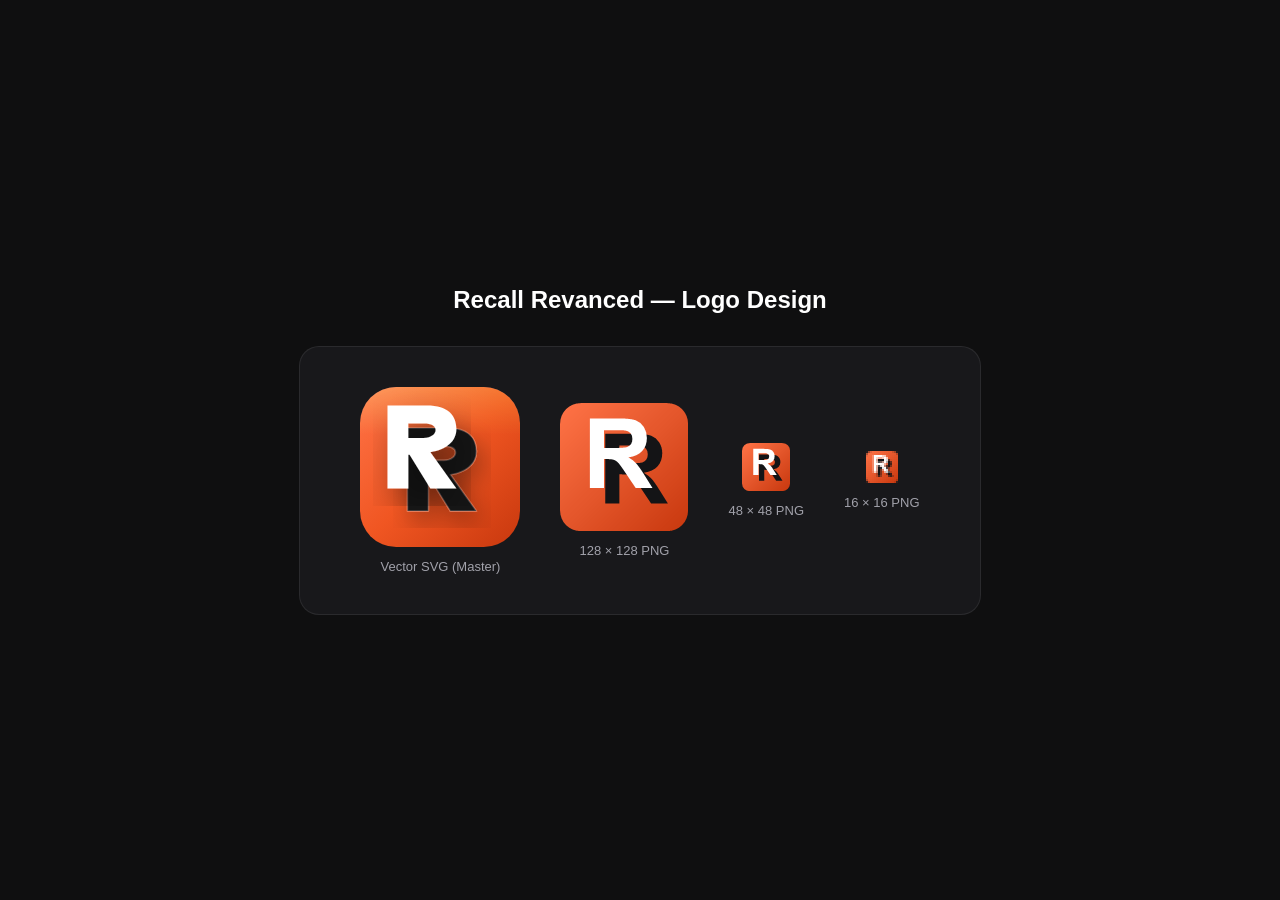
<file: icons/preview.html>
<!DOCTYPE html>
<html lang="en">
<head>
  <meta charset="UTF-8">
  <title>Recall Revanced — Logo Preview</title>
  <style>
    body {
      background: #0f0f10;
      color: #f0f0f0;
      font-family: -apple-system, BlinkMacSystemFont, "Segoe UI", Roboto, sans-serif;
      display: flex;
      flex-direction: column;
      align-items: center;
      justify-content: center;
      min-height: 100vh;
      margin: 0;
      gap: 32px;
    }
    h1 { font-size: 24px; font-weight: 700; color: #fff; margin: 0; }
    .grid {
      display: flex;
      align-items: center;
      gap: 40px;
      background: #18181b;
      padding: 40px 60px;
      border-radius: 20px;
      border: 1px solid rgba(255,255,255,0.08);
    }
    .item {
      display: flex;
      flex-direction: column;
      align-items: center;
      gap: 12px;
    }
    .item span {
      font-size: 13px;
      color: #a1a1aa;
      font-weight: 500;
    }
  </style>
</head>
<body>
  <h1>Recall Revanced — Logo Design</h1>
  <div class="grid">
    <div class="item">
      <img src="logo.svg" width="160" height="160" alt="SVG Vector Logo">
      <span>Vector SVG (Master)</span>
    </div>
    <div class="item">
      <img src="icon128.png" width="128" height="128" alt="PNG 128x128">
      <span>128 × 128 PNG</span>
    </div>
    <div class="item">
      <img src="icon48.png" width="48" height="48" alt="PNG 48x48">
      <span>48 × 48 PNG</span>
    </div>
    <div class="item">
      <img src="icon16.png" width="32" height="32" alt="PNG 16x16" style="image-rendering: pixelated;">
      <span>16 × 16 PNG</span>
    </div>
  </div>
</body>
</html>
</file>
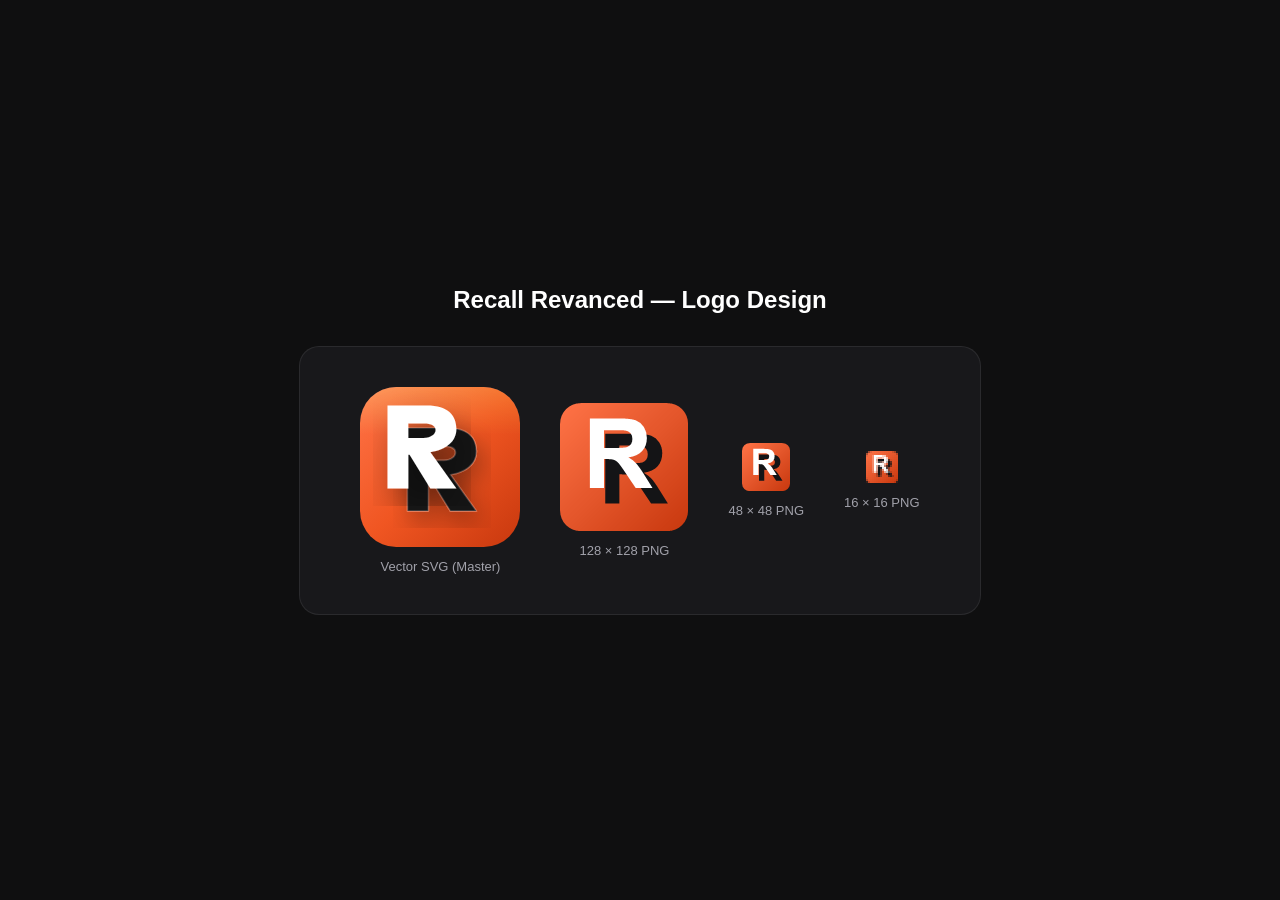
<file: scripts/preview.html>
<!DOCTYPE html>
<html lang="en">
<head>
  <meta charset="UTF-8">
  <meta name="viewport" content="width=device-width, initial-scale=1.0">
  <title>Recall Revanced — Logo Preview</title>
  <style>
    .pixelated { image-rendering: pixelated; }
    body {
      background: #0f0f10;
      color: #f0f0f0;
      font-family: -apple-system, BlinkMacSystemFont, "Segoe UI", Roboto, sans-serif;
      display: flex;
      flex-direction: column;
      align-items: center;
      justify-content: center;
      min-height: 100vh;
      margin: 0;
      gap: 32px;
    }
    h1 { font-size: 24px; font-weight: 700; color: #fff; margin: 0; }
    .grid {
      display: flex;
      align-items: center;
      gap: 40px;
      background: #18181b;
      padding: 40px 60px;
      border-radius: 20px;
      border: 1px solid rgba(255,255,255,0.08);
    }
    .item {
      display: flex;
      flex-direction: column;
      align-items: center;
      gap: 12px;
    }
    .item span {
      font-size: 13px;
      color: #a1a1aa;
      font-weight: 500;
    }
  </style>
</head>
<body>
  <h1>Recall Revanced — Logo Design</h1>
  <div class="grid">
    <div class="item">
      <img src="../icons/logo.svg" width="160" height="160" alt="SVG Vector Logo">
      <span>Vector SVG (Master)</span>
    </div>
    <div class="item">
      <img src="../icons/icon128.png" width="128" height="128" alt="PNG 128x128">
      <span>128 × 128 PNG</span>
    </div>
    <div class="item">
      <img src="../icons/icon48.png" width="48" height="48" alt="PNG 48x48">
      <span>48 × 48 PNG</span>
    </div>
    <div class="item">
      <img src="../icons/icon16.png" width="32" height="32" alt="PNG 16x16" class="pixelated">
      <span>16 × 16 PNG</span>
    </div>
  </div>
</body>
</html>
</file>
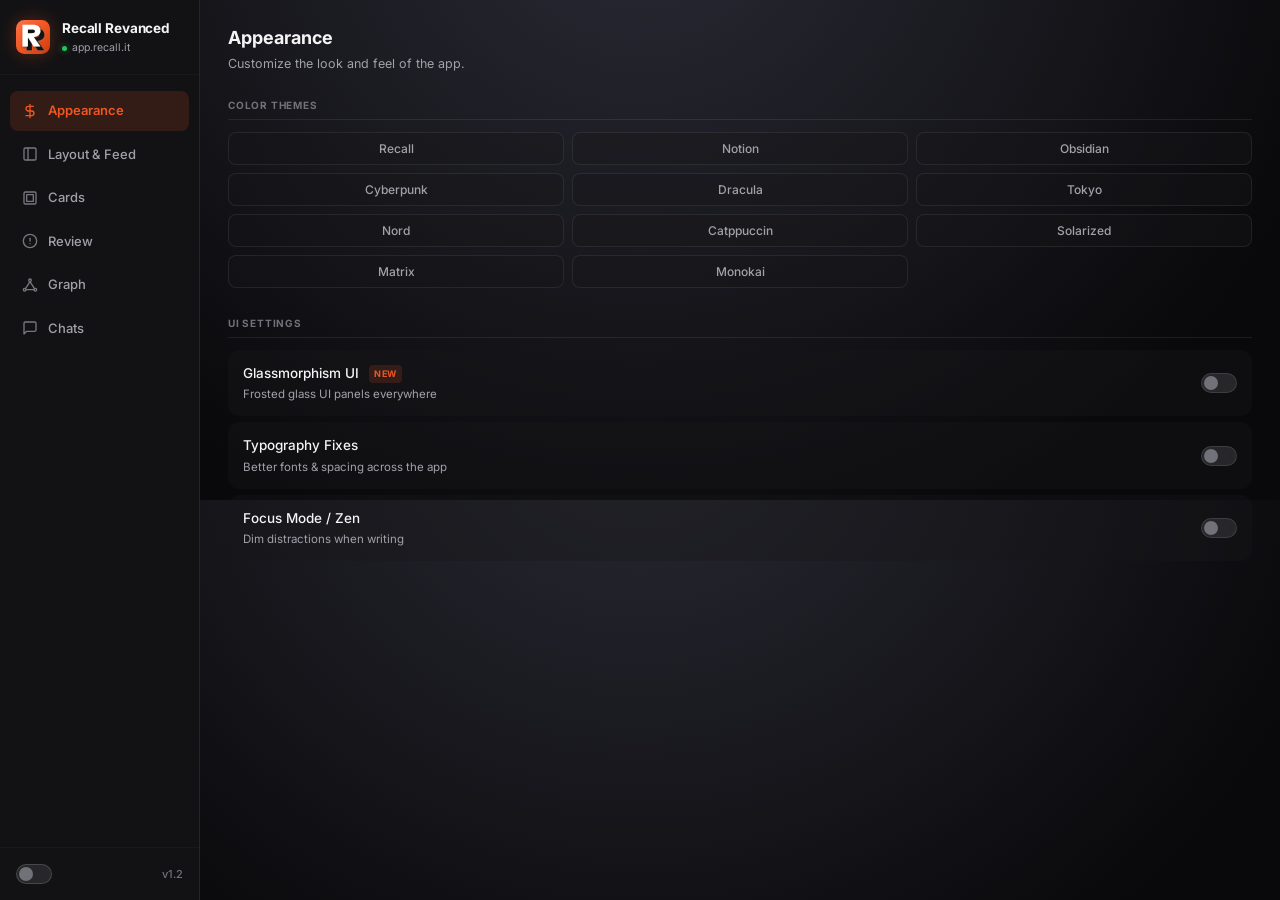
<file: src/popup/popup.html>
<!DOCTYPE html>
<html lang="en">
<head>
  <meta charset="UTF-8">
  <meta name="viewport" content="width=device-width, initial-scale=1.0">
  <title>Recall Revanced Settings</title>
  <link rel="preconnect" href="https://fonts.googleapis.com">
  <link rel="preconnect" href="https://fonts.gstatic.com" crossorigin>
  <link rel="stylesheet" href="popup.css">
</head>
<body>

  <div class="app-container">
    <!-- ── Left Sidebar ──────────────────────────────────────── -->
    <aside class="sidebar">
      <div class="sidebar-header">
        <div class="logo-mark">
          <!-- Double RR Logo on Orange Background -->
          <svg viewBox="0 0 100 100" xmlns="http://www.w3.org/2000/svg" width="32" height="32">
            <defs>
              <linearGradient id="logoBg" x1="0%" y1="0%" x2="100%" y2="100%">
                <stop offset="0%" stop-color="#ff7347"/>
                <stop offset="50%" stop-color="#f05622"/>
                <stop offset="100%" stop-color="#cc3b0a"/>
              </linearGradient>
              <filter id="rShadow" x="-20%" y="-20%" width="140%" height="140%">
                <feDropShadow dx="2" dy="3" stdDeviation="3.5" flood-color="#000" flood-opacity="0.45"/>
              </filter>
            </defs>
            <!-- Orange Background Squircle -->
            <rect width="100" height="100" rx="24" fill="url(#logoBg)"/>
            <!-- Back R (Dark Obsidian / Shadow R) -->
            <g transform="translate(6, 8)">
              <path fill-rule="evenodd" d="M 25 18 L 55 18 C 72 18, 78 26, 78 36 C 78 46, 70 52, 58 54 L 78 82 L 58 82 L 42 56 L 41 56 L 41 82 L 25 82 Z M 41 32 L 41 43 L 53 43 C 59 43, 62 40, 62 37 C 62 34, 59 32, 53 32 Z" fill="#141416" stroke="rgba(255,255,255,0.18)" stroke-width="2" stroke-linejoin="round"/>
            </g>
            <!-- Front R (Pure Bright White) -->
            <g transform="translate(-6, -4)" filter="url(#rShadow)">
              <path fill-rule="evenodd" d="M 25 18 L 55 18 C 72 18, 78 26, 78 36 C 78 46, 70 52, 58 54 L 78 82 L 58 82 L 42 56 L 41 56 L 41 82 L 25 82 Z M 41 32 L 41 43 L 53 43 C 59 43, 62 40, 62 37 C 62 34, 59 32, 53 32 Z" fill="#ffffff"/>
            </g>
          </svg>
        </div>
        <div class="header-title">
          <span class="header-name">Recall Revanced</span>
          <span class="header-status">
            <span class="status-dot" id="statusDot"></span>
            <span id="pageLabel">app.recall.it</span>
          </span>
        </div>
      </div>

      <nav class="sidebar-nav">
        <div class="nav-item active" data-target="panel-appearance">
          <svg viewBox="0 0 24 24" fill="none" stroke="currentColor" stroke-width="2" stroke-linecap="round" stroke-linejoin="round"><path d="M12 2v20M17 5H9.5a3.5 3.5 0 0 0 0 7h5a3.5 3.5 0 0 1 0 7H6"/></svg>
          Appearance
        </div>
        <div class="nav-item" data-target="panel-layout">
          <svg viewBox="0 0 24 24" fill="none" stroke="currentColor" stroke-width="2" stroke-linecap="round" stroke-linejoin="round"><rect x="3" y="3" width="18" height="18" rx="2" ry="2"/><line x1="9" y1="3" x2="9" y2="21"/></svg>
          Layout &amp; Feed
        </div>
        <div class="nav-item" data-target="panel-cards">
          <svg viewBox="0 0 24 24" fill="none" stroke="currentColor" stroke-width="2" stroke-linecap="round" stroke-linejoin="round"><rect x="3" y="3" width="18" height="18" rx="2" ry="2"/><rect x="7" y="7" width="10" height="10"/></svg>
          Cards
        </div>
        <div class="nav-item" data-target="panel-review">
          <svg viewBox="0 0 24 24" fill="none" stroke="currentColor" stroke-width="2" stroke-linecap="round" stroke-linejoin="round"><circle cx="12" cy="12" r="10"/><line x1="12" y1="8" x2="12" y2="12"/><line x1="12" y1="16" x2="12.01" y2="16"/></svg>
          Review
        </div>
        <div class="nav-item" data-target="panel-graph">
          <svg viewBox="0 0 24 24" fill="none" stroke="currentColor" stroke-width="2" stroke-linecap="round" stroke-linejoin="round"><circle cx="12" cy="5" r="2"/><circle cx="4" cy="19" r="2"/><circle cx="20" cy="19" r="2"/><line x1="12" y1="7" x2="5.5" y2="17"/><line x1="12" y1="7" x2="18.5" y2="17"/><line x1="5.5" y1="19" x2="18.5" y2="19"/></svg>
          Graph
        </div>
        <div class="nav-item" data-target="panel-chats">
          <svg viewBox="0 0 24 24" fill="none" stroke="currentColor" stroke-width="2" stroke-linecap="round" stroke-linejoin="round"><path d="M21 15a2 2 0 0 1-2 2H7l-4 4V5a2 2 0 0 1 2-2h14a2 2 0 0 1 2 2z"/></svg>
          Chats
        </div>
      </nav>

      <div class="sidebar-footer">
        <label class="power-toggle">
          <input type="checkbox" id="enabledCb" title="Toggle Extension">
          <span class="power-slider"></span>
        </label>
        <div class="footer-version">v1.2</div>
      </div>
    </aside>

    <!-- ── Main Content ──────────────────────────────────────── -->
    <main class="content main-content">
      <div class="panels">
        
        <!-- APPEARANCE PANEL -->
        <div id="panel-appearance" class="panel active">
          <div class="panel-header">
            <h2>Appearance</h2>
            <p>Customize the look and feel of the app.</p>
          </div>

          <div class="section-title">Color Themes</div>
          <div class="themes-grid">
            <button class="theme-btn" data-theme="default">Recall</button>
            <button class="theme-btn" data-theme="notion">Notion</button>
            <button class="theme-btn" data-theme="obsidian">Obsidian</button>
            <button class="theme-btn" data-theme="cyberpunk">Cyberpunk</button>
            <button class="theme-btn" data-theme="dracula">Dracula</button>
            <button class="theme-btn" data-theme="tokyo">Tokyo</button>
            <button class="theme-btn" data-theme="nord">Nord</button>
            <button class="theme-btn" data-theme="catppuccin">Catppuccin</button>
            <button class="theme-btn" data-theme="solarized-dark">Solarized</button>
            <button class="theme-btn" data-theme="matrix">Matrix</button>
            <button class="theme-btn" data-theme="monokai">Monokai</button>
          </div>

          <div class="section-title mt">UI Settings</div>
          <div class="setting-row">
            <div class="setting-info">
              <span class="setting-title">Glassmorphism UI <span class="badge badge-new">New</span></span>
              <span class="setting-desc">Frosted glass UI panels everywhere</span>
            </div>
            <label class="toggle"><input type="checkbox" id="premiumUiCb" title="Premium UI"><span class="slider"></span></label>
          </div>

          <div class="setting-row">
            <div class="setting-info">
              <span class="setting-title">Typography Fixes</span>
              <span class="setting-desc">Better fonts &amp; spacing across the app</span>
            </div>
            <label class="toggle"><input type="checkbox" id="typoCb" title="Typography Fixes"><span class="slider"></span></label>
          </div>

          <div class="setting-row">
            <div class="setting-info">
              <span class="setting-title">Focus Mode / Zen</span>
              <span class="setting-desc">Dim distractions when writing</span>
            </div>
            <label class="toggle"><input type="checkbox" id="zenCb" title="Focus Mode"><span class="slider"></span></label>
          </div>
        </div>

        <!-- LAYOUT & FEED PANEL -->
        <div id="panel-layout" class="panel">
          <div class="panel-header">
            <h2>Layout &amp; Feed</h2>
            <p>Adjust core layout and home feed behaviors.</p>
          </div>

          <div class="section-title">Global Layout</div>
          <div class="setting-row">
            <div class="setting-info">
              <span class="setting-title">Hide Sidebar</span>
              <span class="setting-desc">Auto-hide left navigation globally</span>
            </div>
            <label class="toggle"><input type="checkbox" id="hideSidebarCb" title="Hide Sidebar"><span class="slider"></span></label>
          </div>

          <div class="section-title mt">Layout Width</div>
          <div class="range-block">
            <div class="range-header">
              <span class="range-label">Max Width</span>
              <span class="range-value" id="wval">1100px</span>
            </div>
            <input type="range" id="widthRange" min="800" max="3000" step="100" value="1100" title="Max Width">
          </div>
          <div class="presets-grid mb-16">
            <button class="pb" data-w="900">Narrow (900px)</button>
            <button class="pb" data-w="1100">Default (1100px)</button>
            <button class="pb" data-w="1400">Wide (1400px)</button>
            <button class="pb" data-w="3000">Full Width</button>
          </div>

          <div class="section-title mt">Feed Animations</div>
          <div class="setting-row">
            <div class="setting-info">
              <span class="setting-title">Entrance Animations</span>
              <span class="setting-desc">Staggered load animations for feed items</span>
            </div>
            <label class="toggle"><input type="checkbox" id="animationsCb" title="Animations"><span class="slider"></span></label>
          </div>

          <div class="section-title mt">Reading Aids</div>
          <div class="setting-row">
            <div class="setting-info">
              <span class="setting-title">Table of Contents</span>
              <span class="setting-desc">Floating minimap outline</span>
            </div>
            <label class="toggle"><input type="checkbox" id="tocCb" title="Table of Contents"><span class="slider"></span></label>
          </div>
        </div>

        <!-- CARDS PANEL -->
        <div id="panel-cards" class="panel">
          <div class="panel-header">
            <h2>Cards</h2>
            <p>Customize the display of knowledge cards.</p>
          </div>

          <div class="section-title">Card Aesthetics</div>
          <div class="setting-row">
            <div class="setting-info">
              <span class="setting-title">Immersive Glass Cards <span class="badge badge-new">New</span></span>
              <span class="setting-desc">Full-bleed thumbnail backgrounds on cards</span>
            </div>
            <label class="toggle"><input type="checkbox" id="immersiveCardsCb" title="Immersive Cards"><span class="slider"></span></label>
          </div>

          <div class="setting-row">
            <div class="setting-info">
              <span class="setting-title">Card Spotlight Hover</span>
              <span class="setting-desc">Mouse-tracking glow effect on cards</span>
            </div>
            <label class="toggle"><input type="checkbox" id="spotlightCb" title="Spotlight"><span class="slider"></span></label>
          </div>

          <div class="section-title mt">Card Media</div>
          <div class="setting-row">
            <div class="setting-info">
              <span class="setting-title">Image Lightbox</span>
              <span class="setting-desc">Click images to zoom in on card details</span>
            </div>
            <label class="toggle"><input type="checkbox" id="lightboxCb" title="Image Lightbox"><span class="slider"></span></label>
          </div>
        </div>

        <!-- REVIEW PANEL -->
        <div id="panel-review" class="panel">
          <div class="panel-header">
            <h2>Review</h2>
            <p>Settings for the spaced repetition review grid.</p>
          </div>

          <div class="section-title">Review Questions Grid</div>
          <div class="setting-row">
            <div class="setting-info">
              <span class="setting-title">Grid View</span>
              <span class="setting-desc">Multi-column item grid for Review Questions</span>
            </div>
            <label class="toggle"><input type="checkbox" id="gridCb" title="Grid View"><span class="slider"></span></label>
          </div>

          <div class="range-block mt-10">
            <div class="range-header">
              <span class="range-label">Grid Columns</span>
              <span class="range-value" id="gval">3</span>
            </div>
            <input type="range" id="gridColsRange" min="2" max="5" step="1" value="3" title="Grid Columns">
          </div>

          <div class="section-title mt">Review Media</div>
          <div class="setting-row">
            <div class="setting-info">
              <span class="setting-title">Media Tools</span>
              <span class="setting-desc">Picture-in-Picture &amp; Speed controls</span>
            </div>
            <label class="toggle"><input type="checkbox" id="mediaCb" title="Media Tools"><span class="slider"></span></label>
          </div>
        </div>

        <!-- GRAPH PANEL -->
        <div id="panel-graph" class="panel">
          <div class="panel-header">
            <h2>Graph</h2>
            <p>Enhance the Knowledge Graph.</p>
          </div>

          <div class="section-title">Graph Engine</div>
          <div class="setting-row">
            <div class="setting-info">
              <span class="setting-title">Graph Tools</span>
              <span class="setting-desc">Advanced force-directed physics engine hooks</span>
            </div>
            <label class="toggle"><input type="checkbox" id="graphCb" title="Graph Tools"><span class="slider"></span></label>
          </div>
        </div>

        <!-- CHATS PANEL -->
        <div id="panel-chats" class="panel">
          <div class="panel-header">
            <h2>Chats</h2>
            <p>Supercharge the Chat experience.</p>
          </div>

          <div class="section-title">Chat Aesthetics</div>
          <div class="setting-row">
            <div class="setting-info">
              <span class="setting-title">Chat Multi-Select <span class="badge badge-new">New</span></span>
              <span class="setting-desc">Bulk select and delete chats</span>
            </div>
            <label class="toggle"><input type="checkbox" id="chatMultiSelectCb" title="Chat Multi-Select"><span class="slider"></span></label>
          </div>

          <div class="setting-row disabled-row">
            <div class="setting-info">
              <span class="setting-title">Chat Bubble Styling <span class="badge badge-soon">Soon</span></span>
              <span class="setting-desc">Custom markdown rendering for chat</span>
            </div>
            <label class="toggle"><input type="checkbox" title="Chat Bubble Styling" disabled><span class="slider"></span></label>
          </div>

          <div class="setting-row">
            <div class="setting-info">
              <span class="setting-title">Code Tools</span>
              <span class="setting-desc">Copy buttons on code blocks</span>
            </div>
            <label class="toggle"><input type="checkbox" id="codeToolsCb" title="Code Tools"><span class="slider"></span></label>
          </div>
        </div>

      </div><!-- /.panels -->
    </main>
  </div><!-- /.app-container -->

  <script src="popup.js"></script>
</body>
</html>
</file>
<file: src/popup/popup.css>
@import url('https://fonts.googleapis.com/css2?family=Inter:wght@400;500;600;700&display=swap');

/* ── Design Tokens ─────────────────────────────────────── */
:root {
  --bg:           #09090b;
  --bg-sidebar:   #121214;
  --bg-surface:   rgba(24, 24, 27, 0.4);
  --bg-elevated:  rgba(39, 39, 42, 0.5);
  --bg-hover:     rgba(255, 255, 255, 0.05);
  --border:       rgba(255, 255, 255, 0.08);
  --border-hover: rgba(255, 255, 255, 0.15);
  --text:         #f4f4f5;
  --text-muted:   #a1a1aa;
  --text-subtle:  #71717a;
  --accent:       #f05622;
  --accent-dim:   rgba(240, 86, 34, 0.15);
  --accent-glow:  rgba(240, 86, 34, 0.3);
  --accent-hover: #ff6b3d;
  --radius-sm:    8px;
  --radius:       12px;
  --radius-lg:    16px;
}

/* ── Reset & Base ──────────────────────────────────────── */
*, *::before, *::after { box-sizing: border-box; margin: 0; padding: 0; }

::-webkit-scrollbar { display: none; }
* { -ms-overflow-style: none; scrollbar-width: none; }

body {
  width: 600px;
  height: 500px;
  font-family: 'Inter', -apple-system, BlinkMacSystemFont, "Segoe UI", sans-serif;
  background: radial-gradient(ellipse at 50% -20%, #2a2a35 0%, #09090b 80%);
  color: var(--text);
  font-size: 13px;
  line-height: 1.5;
  overflow: hidden;
  margin: 0;
}

body.off .main-content {
  opacity: 0.45;
  pointer-events: none;
  filter: grayscale(80%);
  transition: all 0.3s ease;
}

/* ── Layout ────────────────────────────────────────────── */
.app-container {
  display: flex;
  height: 100vh;
  width: 100vw;
}

/* ── Sidebar ───────────────────────────────────────────── */
.sidebar {
  width: 200px;
  background: var(--bg-sidebar);
  border-right: 1px solid var(--border);
  display: flex;
  flex-direction: column;
  z-index: 10;
}

.sidebar-header {
  padding: 18px 16px;
  display: flex;
  align-items: center;
  gap: 12px;
  border-bottom: 1px solid rgba(255,255,255,0.03);
}

.logo-mark {
  width: 34px;
  height: 34px;
  border-radius: 8px;
  display: flex;
  align-items: center;
  justify-content: center;
  box-shadow: 0 0 18px var(--accent-glow);
  flex-shrink: 0;
}
.logo-mark svg {
  width: 34px;
  height: 34px;
  display: block;
}

.header-title {
  display: flex;
  flex-direction: column;
  gap: 2px;
}
.header-name {
  font-size: 13.5px;
  font-weight: 700;
  color: var(--text);
  letter-spacing: -0.01em;
}
.header-status {
  font-size: 10.5px;
  color: var(--text-muted);
  display: flex;
  align-items: center;
  gap: 5px;
}
.status-dot {
  width: 5px;
  height: 5px;
  border-radius: 50%;
  background: #22c55e;
  box-shadow: 0 0 6px rgba(34,197,94,0.6);
  transition: all 0.3s;
}
.status-dot.inactive {
  background: var(--text-subtle);
  box-shadow: none;
}

/* ── Navigation ────────────────────────────────────────── */
.sidebar-nav {
  flex: 1;
  padding: 16px 10px;
  display: flex;
  flex-direction: column;
  gap: 4px;
  overflow-y: auto;
}

.nav-item {
  display: flex;
  align-items: center;
  gap: 10px;
  padding: 10px 12px;
  border-radius: var(--radius-sm);
  cursor: pointer;
  font-size: 13px;
  font-weight: 500;
  color: var(--text-muted);
  transition: all 0.2s ease;
}

.nav-item svg {
  width: 16px;
  height: 16px;
  opacity: 0.7;
  transition: opacity 0.2s;
}

.nav-item:hover {
  background: var(--bg-hover);
  color: var(--text);
}

.nav-item:hover svg {
  opacity: 1;
}

.nav-item.active {
  background: var(--accent-dim);
  color: var(--accent);
  font-weight: 600;
}

.nav-item.active svg {
  opacity: 1;
  stroke: var(--accent);
}

/* ── Sidebar Footer ────────────────────────────────────── */
.sidebar-footer {
  padding: 16px;
  border-top: 1px solid rgba(255,255,255,0.03);
  display: flex;
  align-items: center;
  justify-content: space-between;
}

.footer-version {
  font-size: 11px;
  color: var(--text-subtle);
  font-weight: 500;
}

/* ── Content Area ──────────────────────────────────────── */
.content {
  flex: 1;
  background: transparent;
  position: relative;
  overflow: hidden;
  display: flex;
  flex-direction: column;
}

.panels {
  flex: 1;
  overflow-y: auto;
  overflow-x: hidden;
  position: relative;
}

.panel {
  display: none;
  padding: 24px 28px 40px;
  animation: fadeLeft 0.25s ease;
}

.panel.active { display: block; }

@keyframes fadeLeft {
  from { opacity: 0; transform: translateX(10px); }
  to   { opacity: 1; transform: translateX(0); }
}

.panel-header {
  margin-bottom: 24px;
}

.panel-header h2 {
  font-size: 18px;
  font-weight: 700;
  color: var(--text);
  margin-bottom: 4px;
}

.panel-header p {
  font-size: 12.5px;
  color: var(--text-muted);
}

/* ── Section Title ─────────────────────────────────────── */
.section-title {
  font-size: 10px;
  font-weight: 700;
  text-transform: uppercase;
  letter-spacing: 0.8px;
  color: var(--text-subtle);
  margin: 0 0 12px 0;
  border-bottom: 1px solid var(--border);
  padding-bottom: 6px;
}
.section-title.mt { margin-top: 28px; }

/* ── Power Toggle ──────────────────────────────────────── */
.power-toggle {
  position: relative;
  display: inline-block;
  width: 36px;
  height: 20px;
}
.power-toggle input { opacity: 0; width: 0; height: 0; }
.power-slider {
  position: absolute;
  inset: 0;
  background: #27272a;
  border: 1px solid var(--border-hover);
  border-radius: 20px;
  cursor: pointer;
  transition: all 0.25s ease;
}
.power-slider::before {
  content: '';
  position: absolute;
  height: 14px;
  width: 14px;
  left: 2px; bottom: 2px;
  background: #71717a;
  border-radius: 50%;
  transition: all 0.25s ease;
}
input:checked + .power-slider {
  background: var(--accent-dim);
  border-color: var(--accent);
}
input:checked + .power-slider::before {
  transform: translateX(16px);
  background: var(--accent);
  box-shadow: 0 0 8px var(--accent-glow);
}

/* ── Setting Row ───────────────────────────────────────── */
.setting-row {
  display: flex;
  justify-content: space-between;
  align-items: center;
  padding: 12px 14px;
  background: var(--bg-surface);
  border: 1px solid transparent;
  border-radius: var(--radius);
  transition: all 0.2s ease;
  margin-bottom: 6px;
}
.setting-row:hover { 
  background: var(--bg-hover);
  border-color: var(--border);
}
.setting-row.disabled-row { opacity: 0.4; pointer-events: none; }

.setting-info { display: flex; flex-direction: column; gap: 3px; }
.setting-title {
  font-size: 13.5px;
  font-weight: 500;
  color: var(--text);
}
.setting-desc {
  font-size: 11.5px;
  color: var(--text-muted);
}

/* ── Toggle Switch ─────────────────────────────────────── */
.toggle {
  position: relative;
  display: inline-block;
  width: 36px;
  height: 20px;
  flex-shrink: 0;
}
.toggle input { opacity: 0; width: 0; height: 0; }
.slider {
  position: absolute;
  inset: 0;
  background: #27272a;
  border: 1px solid rgba(255,255,255,0.1);
  cursor: pointer;
  border-radius: 20px;
  transition: all 0.22s ease;
}
.slider::before {
  content: '';
  position: absolute;
  height: 14px;
  width: 14px;
  left: 2px; bottom: 2px;
  background: #71717a;
  border-radius: 50%;
  transition: all 0.22s ease;
}
input:checked + .slider {
  background: var(--accent-dim);
  border-color: var(--accent);
}
input:checked + .slider::before {
  transform: translateX(16px);
  background: var(--accent);
  box-shadow: 0 0 7px rgba(240,86,34,0.5);
}

/* ── Themes Grid ───────────────────────────────────────── */
.themes-grid {
  display: grid;
  grid-template-columns: 1fr 1fr 1fr;
  gap: 8px;
  margin-bottom: 8px;
}
.theme-btn {
  background: var(--bg-surface);
  border: 1px solid var(--border);
  color: var(--text-muted);
  padding: 8px;
  border-radius: var(--radius-sm);
  cursor: pointer;
  font-size: 12px;
  font-weight: 500;
  font-family: inherit;
  transition: all 0.18s ease;
  text-align: center;
  white-space: nowrap;
  overflow: hidden;
  text-overflow: ellipsis;
}
.theme-btn:hover {
  border-color: var(--border-hover);
  color: var(--text);
  background: var(--bg-hover);
}
.theme-btn.active {
  background: var(--accent-dim);
  border-color: var(--accent);
  color: var(--accent-hover);
}

/* ── Range Slider ──────────────────────────────────────── */
.range-block {
  background: var(--bg-surface);
  border: 1px solid transparent;
  border-radius: var(--radius);
  padding: 14px 16px;
  margin-bottom: 12px;
  transition: background 0.2s ease, border-color 0.2s ease;
}
.range-block:hover {
  background: var(--bg-hover);
  border-color: var(--border);
}
.range-header {
  display: flex;
  justify-content: space-between;
  align-items: center;
  margin-bottom: 12px;
}
.range-label { font-size: 13px; font-weight: 500; color: var(--text); }
.range-value {
  font-size: 11.5px;
  font-weight: 700;
  color: var(--accent);
  background: var(--accent-dim);
  padding: 2px 8px;
  border-radius: 4px;
}

input[type=range] {
  width: 100%;
  appearance: none;
  height: 4px;
  border-radius: 4px;
  background: var(--bg-elevated);
  outline: none;
  cursor: pointer;
}
input[type=range]::-webkit-slider-thumb {
  appearance: none;
  width: 16px;
  height: 16px;
  border-radius: 50%;
  background: var(--accent);
  box-shadow: 0 0 8px var(--accent-glow);
  cursor: pointer;
  transition: transform 0.15s;
}
input[type=range]::-webkit-slider-thumb:hover { transform: scale(1.2); }

/* ── Presets ───────────────────────────────────────────── */
.presets-grid {
  display: grid;
  grid-template-columns: 1fr 1fr;
  gap: 8px;
}
.pb {
  background: var(--bg-surface);
  border: 1px solid var(--border);
  color: var(--text-muted);
  padding: 8px;
  border-radius: var(--radius-sm);
  cursor: pointer;
  font-size: 12px;
  font-weight: 500;
  font-family: inherit;
  transition: all 0.18s ease;
}
.pb:hover {
  border-color: var(--border-hover);
  color: var(--text);
  background: var(--bg-hover);
}
.pb.active {
  background: var(--accent-dim);
  border-color: var(--accent);
  color: var(--accent-hover);
}

/* ── Badge ─────────────────────────────────────────────── */
.badge {
  display: inline-block;
  font-size: 9px;
  font-weight: 700;
  padding: 2px 5px;
  border-radius: 4px;
  text-transform: uppercase;
  letter-spacing: 0.5px;
  margin-left: 6px;
  vertical-align: middle;
}
.badge-soon {
  background: rgba(113,113,122,0.2);
  color: var(--text-subtle);
}
.badge-new {
  background: var(--accent-dim);
  color: var(--accent);
}

.mb-16 { margin-bottom: 16px; }
.mt-10 { margin-top: 10px; }
</file>
